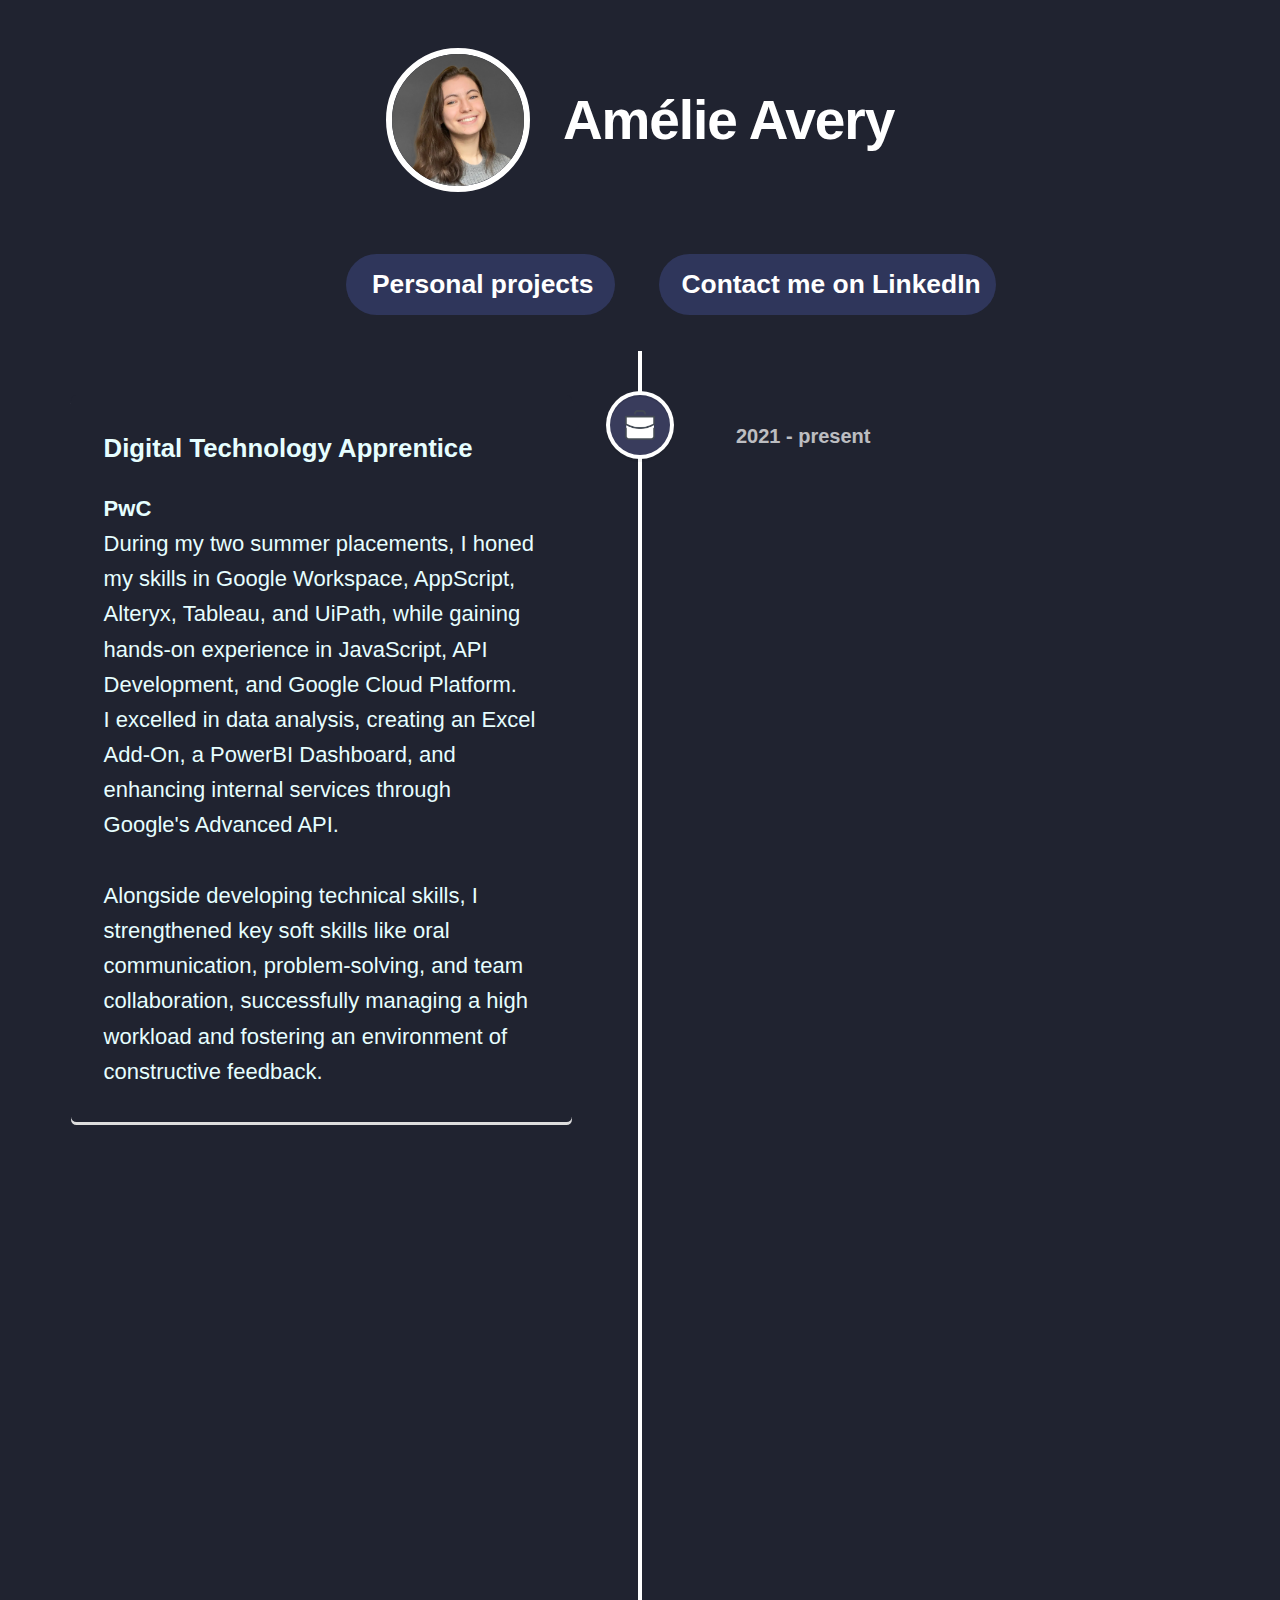
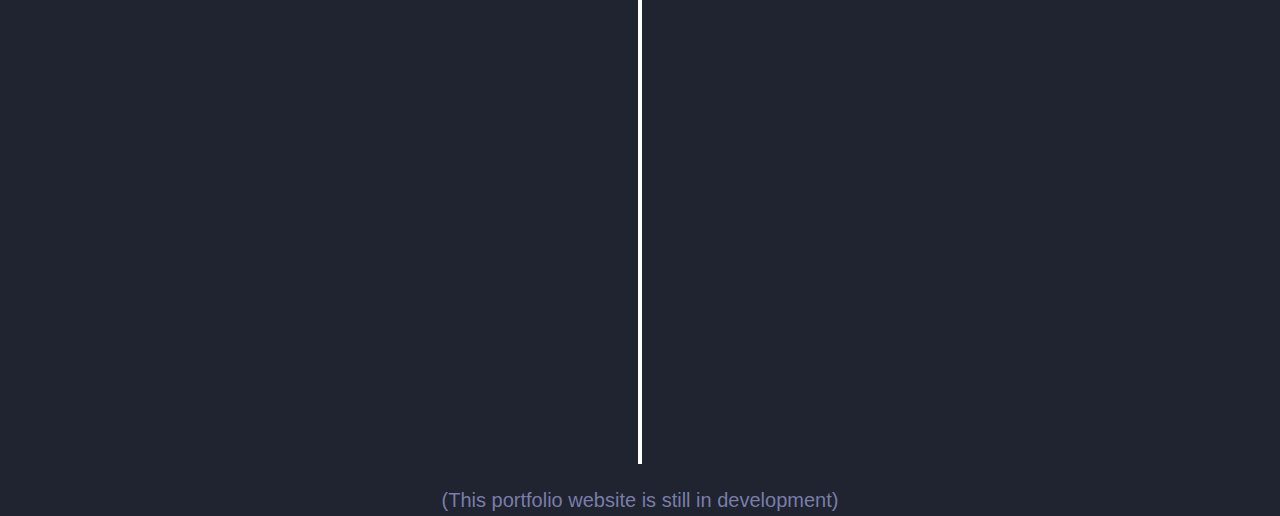
<file: index.html>
<!DOCTYPE html><html><head><meta charSet="utf-8"/><meta name="viewport" content="width=device-width"/><link rel="icon" href="/favicon.png"/><meta name="description" content="Amélie Avery Portfolio Website, build with Next.js and hosted on GitHub Pages."/><meta property="og:image" content="https://og-image.vercel.app/Am%C3%A9lie%20Avery%20Portfolio.png?theme=light&amp;md=0&amp;fontSize=75px&amp;images=https%3A%2F%2Fassets.vercel.com%2Fimage%2Fupload%2Ffront%2Fassets%2Fdesign%2Fnextjs-black-logo.svg"/><meta name="og:title" content="Amélie Avery Portfolio"/><meta name="twitter:card" content="summary_large_image"/><link rel="preload" href="https://amelieav.github.io/images/profile.jpg" as="image" fetchpriority="high"/><title>Amélie Avery Portfolio</title><meta name="next-head-count" content="9"/><link rel="preload" href="/_next/static/css/e911089b9844c94e.css" as="style"/><link rel="stylesheet" href="/_next/static/css/e911089b9844c94e.css" data-n-g=""/><link rel="preload" href="/_next/static/css/1940cc87f5c464ee.css" as="style"/><link rel="stylesheet" href="/_next/static/css/1940cc87f5c464ee.css" data-n-p=""/><noscript data-n-css=""></noscript><script defer="" nomodule="" src="/_next/static/chunks/polyfills-78c92fac7aa8fdd8.js"></script><script src="/_next/static/chunks/webpack-8fa1640cc84ba8fe.js" defer=""></script><script src="/_next/static/chunks/framework-63157d71ad419e09.js" defer=""></script><script src="/_next/static/chunks/main-719487b3f4029baa.js" defer=""></script><script src="/_next/static/chunks/pages/_app-2dfd096757008a0f.js" defer=""></script><script src="/_next/static/chunks/167-7a29ba9234394af4.js" defer=""></script><script src="/_next/static/chunks/pages/index-2c73d801b17fad2d.js" defer=""></script><script src="/_next/static/aGWv9Ijo-_Kks1GLM6Fz5/_buildManifest.js" defer=""></script><script src="/_next/static/aGWv9Ijo-_Kks1GLM6Fz5/_ssgManifest.js" defer=""></script></head><body><div id="__next"><div class="layout_spacer__M2V5Y"><header class="layout_header__iaASZ"><div style="display:flex;align-items:center"><img alt="A photo of Amélie" fetchpriority="high" width="144" height="144" decoding="async" data-nimg="1" class="utils_borderCircle__zmKqF layout_imageSpacing__iMIei" style="color:transparent" src="https://amelieav.github.io/images/profile.jpg"/><h1 class="utils_heading2Xl__oxFoJ">Amélie Avery</h1></div></header><main><div class="layout_container__jQ1_H"><section class="utils_headingMd__XQE5B"><div style="display:flex;flex-direction:column;justify-content:center;align-items:center;height:20vh"> <div style="display:flex;align-items:center;margin-top:2rem;margin-left:2.8rem"><a class="layout_ButtonLink__4gJ50" style="padding-right:1rem" href="/projects">Personal projects</a><a class="layout_ButtonLink__4gJ50" style="padding-left:1rem" href="https://www.linkedin.com/in/am%C3%A9lie-avery-7a34a1187/">Contact me on LinkedIn</a></div></div></section></div><div style="margin-top:20px;margin-bottom:20px"><div class="vertical-timeline vertical-timeline--animate vertical-timeline--two-columns"><div id="" class="vertical-timeline-element--work VerticalElement_moreSpace__3VkKV vertical-timeline-element"><span style="background:#393c5c" class="vertical-timeline-element-icon is-hidden"><div class="VerticalElement_iconWrapper__akJpM"><img src="/work.png" alt="Work Icon" class="VerticalElement_iconImage__Du7rC"/></div></span><div style="background:#202330;color:#e6feff" class="vertical-timeline-element-content is-hidden"><div style="border-right:7px solid #202330" class="vertical-timeline-element-content-arrow"></div><h3 class="vertical-timeline-element-title">Digital Technology Apprentice</h3><h4 class="vertical-timeline-element-subtitle">PwC</h4><div><div>During my two summer placements, I honed my skills in Google Workspace, AppScript, Alteryx, Tableau, and UiPath, while gaining hands-on experience in JavaScript, API Development, and Google Cloud Platform.<br/>I excelled in data analysis, creating an Excel Add-On, a PowerBI Dashboard, and enhancing internal services through Google&#x27;s Advanced API.<br/><br/> Alongside developing technical skills, I strengthened key soft skills like oral communication, problem-solving, and team collaboration, successfully managing a high workload and fostering an environment of constructive feedback.</div></div><span class="vertical-timeline-element-date"><span class="VerticalElement_customDateStyle__3wQyh">2021 - present</span></span></div></div><div id="" class="vertical-timeline-element--work VerticalElement_moreSpace__3VkKV vertical-timeline-element"><span style="background:#393c5c" class="vertical-timeline-element-icon is-hidden"><div class="VerticalElement_iconWrapper__akJpM"><img src="/work.png" alt="Work Icon" class="VerticalElement_iconImage__Du7rC"/></div></span><div style="background:#202330;color:#e6feff" class="vertical-timeline-element-content is-hidden"><div style="border-right:7px solid #202330" class="vertical-timeline-element-content-arrow"></div><h3 class="vertical-timeline-element-title">Electronics Manufacturing and Quality Assurance Intern</h3><h4 class="vertical-timeline-element-subtitle">MailASail</h4><div><div>Mastered hands-on production and quality control in electronic engineering, including the operation of Speedio CNC and laser machines and use of in G-Code.<br/><br/>Gained end-to-end knowledge of the production cycle, and honed my adaptability in a fast-paced, agile environment.</div></div><span class="vertical-timeline-element-date"><span class="VerticalElement_customDateStyle__3wQyh">2021 - 2021</span></span></div></div><div id="" class="vertical-timeline-element--work VerticalElement_moreSpace__3VkKV vertical-timeline-element"><span style="background:#393c5c" class="vertical-timeline-element-icon is-hidden"><div class="VerticalElement_iconWrapper__akJpM"><img src="/work.png" alt="Work Icon" class="VerticalElement_iconImage__Du7rC"/></div></span><div style="background:#202330;color:#e6feff" class="vertical-timeline-element-content is-hidden"><div style="border-right:7px solid #202330" class="vertical-timeline-element-content-arrow"></div><h3 class="vertical-timeline-element-title">Classroom Assistant</h3><h4 class="vertical-timeline-element-subtitle">La Petite École Française D&#x27;Elmbridge</h4><div>Supporting teaching, learning and leading group activities for young children.</div><span class="vertical-timeline-element-date"><span class="VerticalElement_customDateStyle__3wQyh">2018 - 2019</span></span></div></div></div></div> <div style="display:flex;align-items:center"><div class="utils_stillInDevelopment__V5oM8">(This portfolio website is still in development)</div></div></main></div></div><script id="__NEXT_DATA__" type="application/json">{"props":{"pageProps":{}},"page":"/","query":{},"buildId":"aGWv9Ijo-_Kks1GLM6Fz5","nextExport":true,"autoExport":true,"isFallback":false,"scriptLoader":[]}</script></body></html>
</file>
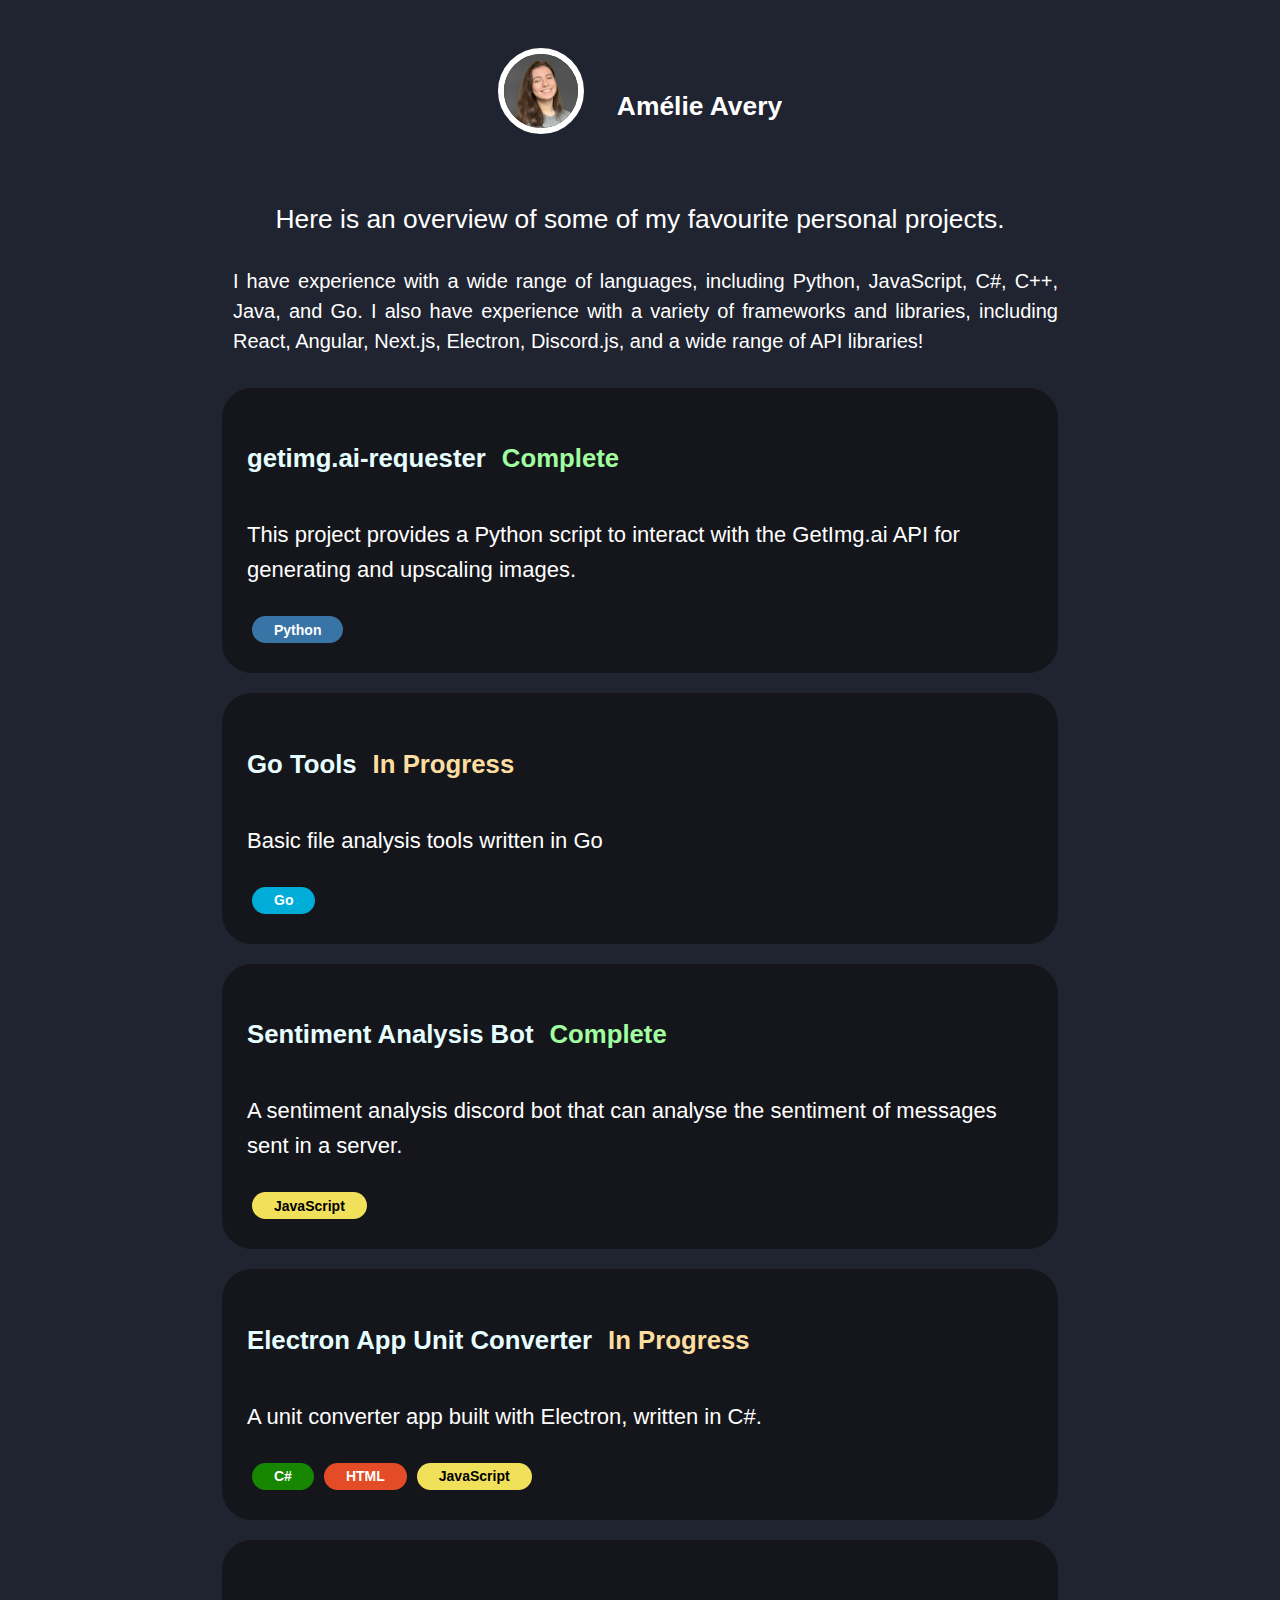
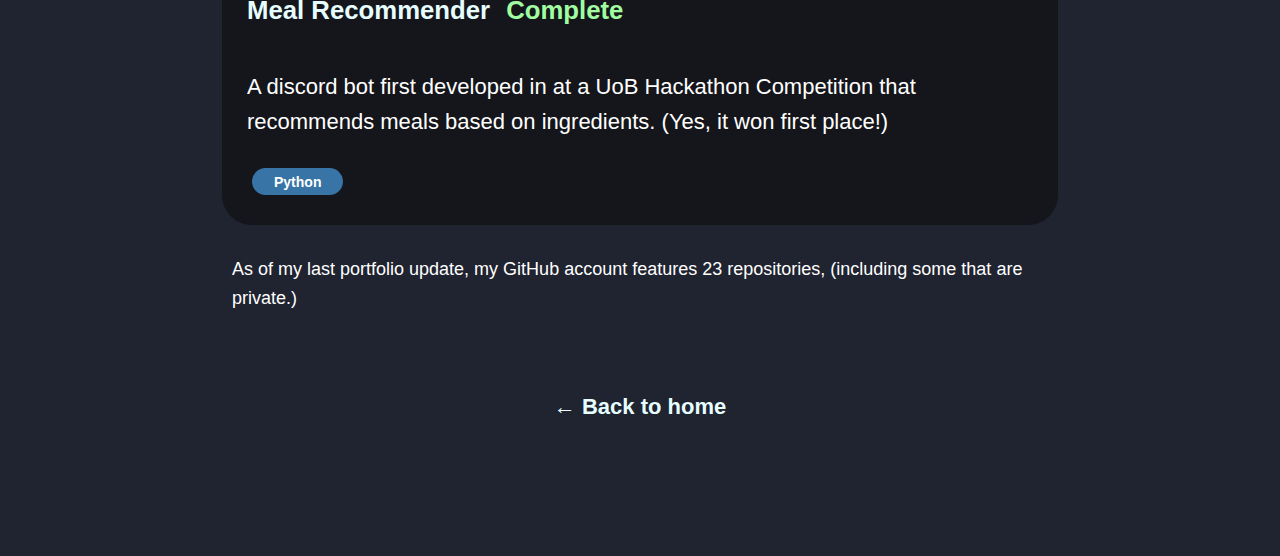
<file: projects.html>
<!DOCTYPE html><html><head><meta charSet="utf-8"/><meta name="viewport" content="width=device-width"/><link rel="icon" href="/favicon.png"/><meta name="description" content="Amélie Avery Portfolio Website, build with Next.js and hosted on GitHub Pages."/><meta property="og:image" content="https://og-image.vercel.app/Am%C3%A9lie%20Avery%20Portfolio.png?theme=light&amp;md=0&amp;fontSize=75px&amp;images=https%3A%2F%2Fassets.vercel.com%2Fimage%2Fupload%2Ffront%2Fassets%2Fdesign%2Fnextjs-black-logo.svg"/><meta name="og:title" content="Amélie Avery Portfolio"/><meta name="twitter:card" content="summary_large_image"/><link rel="preload" href="https://amelieav.github.io/images/profile.jpg" as="image" fetchpriority="high"/><title>Projects</title><meta name="next-head-count" content="9"/><link rel="preload" href="/_next/static/css/e911089b9844c94e.css" as="style"/><link rel="stylesheet" href="/_next/static/css/e911089b9844c94e.css" data-n-g=""/><link rel="preload" href="/_next/static/css/def002c755ea0fcc.css" as="style"/><link rel="stylesheet" href="/_next/static/css/def002c755ea0fcc.css" data-n-p=""/><noscript data-n-css=""></noscript><script defer="" nomodule="" src="/_next/static/chunks/polyfills-78c92fac7aa8fdd8.js"></script><script src="/_next/static/chunks/webpack-8fa1640cc84ba8fe.js" defer=""></script><script src="/_next/static/chunks/framework-63157d71ad419e09.js" defer=""></script><script src="/_next/static/chunks/main-719487b3f4029baa.js" defer=""></script><script src="/_next/static/chunks/pages/_app-2dfd096757008a0f.js" defer=""></script><script src="/_next/static/chunks/167-7a29ba9234394af4.js" defer=""></script><script src="/_next/static/chunks/pages/projects-fc88d03b1c357f2c.js" defer=""></script><script src="/_next/static/aGWv9Ijo-_Kks1GLM6Fz5/_buildManifest.js" defer=""></script><script src="/_next/static/aGWv9Ijo-_Kks1GLM6Fz5/_ssgManifest.js" defer=""></script></head><body><div id="__next"><div class="layout_spacer__M2V5Y"><header class="layout_header__iaASZ"><div style="display:flex;align-items:center"><a href="/"><img alt="" fetchpriority="high" width="86" height="86" decoding="async" data-nimg="1" class="utils_borderCircle__zmKqF layout_imageSpacing__iMIei" style="color:transparent" src="https://amelieav.github.io/images/profile.jpg"/></a><h2 class="utils_headingMd__XQE5B"><a class="utils_colorInherit__Jz9NS" href="/">Amélie Avery</a></h2></div></header><main><div class="layout_projectsContainer__h3o6B"><section class="utils_headingMd__XQE5B"><p style="text-align:center">Here is an overview of some of my favourite personal projects.</p><p style="font-size:20px;padding-bottom:20px;text-align:justify;padding-left:0.5rem">I have experience with a wide range of languages, including Python, JavaScript, C#, C++, Java, and Go. I also have experience with a variety of frameworks and libraries, including React, Angular, Next.js, Electron, Discord.js, and a wide range of API libraries!<br/></p></section><div class="utils_projectCard__JaMfC"><div style="display:flex;align-items:center"><h3 style="margin-right:16px"><a href="https://github.com/amelieav/getimg.ai-requester">getimg.ai-requester</a></h3><h3 class="utils_textStatusComplete__Zscfj">Complete</h3></div><p style="margin-top:-10px">This project provides a Python script to interact with the GetImg.ai API for generating and upscaling images.</p><div class="CodeTag_pill__S4Slz" style="background-color:#3874a6;color:#fff">Python</div></div><div class="utils_projectCard__JaMfC"><div style="display:flex;align-items:center"><h3 style="margin-right:16px"><a href="https://github.com/amelieav/go-tools">Go Tools</a></h3><h3 class="utils_textStatusProgress__SX77p">In Progress</h3></div><p style="margin-top:-10px">Basic file analysis tools written in Go</p><div class="CodeTag_pill__S4Slz" style="background-color:#00add8;color:#fff">Go</div></div><div class="utils_projectCard__JaMfC"><div style="display:flex;align-items:center"><h3 style="margin-right:16px"><a href="https://github.com/amelieav/sentiment-analysis">Sentiment Analysis Bot</a></h3><h3 class="utils_textStatusComplete__Zscfj">Complete</h3></div><p style="margin-top:-10px">A sentiment analysis discord bot that can analyse the sentiment of messages sent in a server.</p><div class="CodeTag_pill__S4Slz" style="background-color:#f1e05a;color:#000">JavaScript</div></div><div class="utils_projectCard__JaMfC"><div style="display:flex;align-items:center"><h3 style="margin-right:16px"><a href="https://github.com/amelieav/unit-conv">Electron App Unit Converter</a></h3><h3 class="utils_textStatusProgress__SX77p">In Progress</h3></div><p style="margin-top:-10px">A unit converter app built with Electron, written in C#.</p><div class="CodeTag_pill__S4Slz" style="background-color:#178600;color:#fff">C#</div><div class="CodeTag_pill__S4Slz" style="background-color:#e34c26;color:#fff">HTML</div><div class="CodeTag_pill__S4Slz" style="background-color:#f1e05a;color:#000">JavaScript</div></div><div class="utils_projectCard__JaMfC"><div style="display:flex;align-items:center"><h3 style="margin-right:16px"><a href="https://github.com/amelieav/Jeff-the-Meal-Help-Chef">Meal Recommender</a></h3><h3 class="utils_textStatusComplete__Zscfj">Complete</h3></div><p style="margin-top:-10px">A discord bot first developed in at a UoB Hackathon Competition that recommends meals based on ingredients. (Yes, it won first place!)</p><div class="CodeTag_pill__S4Slz" style="background-color:#3874a6;color:#fff">Python</div></div><p style="padding:10px;font-size:18px">As of my last portfolio update, my GitHub account features 23 repositories, (including some that are private.)<!-- --> </p><div class="layout_backToHome__uESLU"><a href="/">← Back to home</a></div></div></main></div></div><script id="__NEXT_DATA__" type="application/json">{"props":{"pageProps":{}},"page":"/projects","query":{},"buildId":"aGWv9Ijo-_Kks1GLM6Fz5","nextExport":true,"autoExport":true,"isFallback":false,"scriptLoader":[]}</script></body></html>
</file>
<file: _next/static/css/e911089b9844c94e.css>
body,html{padding:0;margin:0;font-family:-apple-system,BlinkMacSystemFont,Segoe UI,Roboto,Oxygen,Ubuntu,Cantarell,Fira Sans,Droid Sans,Helvetica Neue,sans-serif;line-height:1.6;font-size:22px;background-color:#202330;font-family:Montserrat,sans-serif}*{box-sizing:border-box}p{color:#fff}a{color:#e6feff;font-weight:600}a,a:hover{text-decoration:none}img{max-width:100%;display:block}h3{padding-bottom:1rem}
</file>
<file: _next/static/css/1940cc87f5c464ee.css>
.layout_container__jQ1_H{max-width:40rem;margin:-1rem auto;font-family:Montserrat,sans-serif}.layout_imageSpacing__iMIei{margin-right:1.5rem}.layout_timelinecontainer__qJNqk{max-width:80rem}.layout_projectsContainer__h3o6B,.layout_timelinecontainer__qJNqk{padding:0 1rem;margin:3rem auto 6rem;font-family:Montserrat,sans-serif}.layout_projectsContainer__h3o6B{max-width:40rem}.layout_projectsCardsContainer__2qJlP{max-width:80rem;padding:0 1rem;margin:3rem auto 6rem;font-family:Montserrat,sans-serif}.layout_header__iaASZ{display:flex;flex-direction:column;align-items:center;margin:.2rem .2rem .1rem;color:#fff}.layout_backToHome__uESLU{margin:3rem 0 0;width:100%;text-align:center;color:#fff;cursor:pointer}.layout_spacer__M2V5Y{padding-top:2rem}.layout_ButtonLink__4gJ50{display:inline-block;padding:.5rem .7rem .5rem 1.2rem;background-color:#2f365b;color:#fff;border-radius:9999px;text-decoration:none;margin:1rem;text-align:center;transition:background-color .3s}.layout_ButtonLink__4gJ50:hover{background-color:#365473}.utils_heading2Xl__oxFoJ{font-size:2.5rem;line-height:1.2}.utils_heading2Xl__oxFoJ,.utils_headingXl__zlq1q{font-weight:700;letter-spacing:-.05rem;margin:1rem 0}.utils_headingXl__zlq1q{font-size:2rem;line-height:1.3}.utils_headingLg__RYtYb{font-size:1.5rem;line-height:1.4;margin:1rem 0}.utils_headingMd__XQE5B{font-size:1.2rem;line-height:1.5;margin-bottom:-.4rem}.utils_borderCircle__zmKqF{border-radius:9999px;border:6px solid #fff}.utils_colorInherit__Jz9NS{color:inherit}.utils_padding1px__Ov2XA{padding-top:1px}.utils_list__zR_Au{list-style:none;padding:0;margin:0}.utils_listItem__6FEiz{margin:0 0 1.25rem}.utils_lightText__B_gv3{color:#666}.utils_textStatusComplete__Zscfj{color:#a0fda0}.utils_textStatusProgress__SX77p{color:#fddea0}.utils_projectCard__JaMfC{background-color:#15161b;color:#e6feff;padding:25px;margin-bottom:20px;border-radius:30px}.utils_stillInDevelopment__V5oM8{color:#797da8;font-size:20px;font-weight:100;text-align:center;margin:0 auto}.vertical-timeline *{box-sizing:border-box}.vertical-timeline{width:95%;max-width:1170px;margin:0 auto;position:relative;padding:2em 0}.vertical-timeline:after{content:"";display:table;clear:both}.vertical-timeline:before{content:"";position:absolute;top:0;left:18px;height:100%;width:4px;background:var(--line-color)}.vertical-timeline.vertical-timeline--one-column-right:before{right:18px;left:unset}@media only screen and (min-width:1170px){.vertical-timeline.vertical-timeline--two-columns{width:90%}.vertical-timeline.vertical-timeline--two-columns:before{left:50%;margin-left:-2px}}.vertical-timeline-element{position:relative;margin:2em 0}.vertical-timeline-element>div{min-height:1px}.vertical-timeline-element:after{content:"";display:table;clear:both}.vertical-timeline-element:first-child{margin-top:0}.vertical-timeline-element:last-child{margin-bottom:0}@media only screen and (min-width:1170px){.vertical-timeline-element{margin:4em 0}.vertical-timeline-element:first-child{margin-top:0}.vertical-timeline-element:last-child{margin-bottom:0}}.vertical-timeline-element-icon{position:absolute;top:0;left:0;width:40px;height:40px;border-radius:50%;box-shadow:0 0 0 4px #fff,inset 0 2px 0 rgba(0,0,0,.08),0 3px 0 4px rgba(0,0,0,.05)}.vertical-timeline--one-column-right .vertical-timeline-element-icon{right:0;left:unset}.vertical-timeline-element-icon svg{display:block;width:24px;height:24px;position:relative;left:50%;top:50%;margin-left:-12px;margin-top:-12px}@media only screen and (min-width:1170px){.vertical-timeline--two-columns .vertical-timeline-element-icon{width:60px;height:60px;left:50%;margin-left:-30px}}.vertical-timeline-element-icon{-webkit-transform:translateZ(0);-webkit-backface-visibility:hidden}.vertical-timeline--animate .vertical-timeline-element-icon.is-hidden{visibility:hidden}.vertical-timeline--animate .vertical-timeline-element-icon.bounce-in{visibility:visible;animation:cd-bounce-1 .6s}@keyframes cd-bounce-1{0%{opacity:0;transform:scale(.5)}60%{opacity:1;transform:scale(1.2)}to{transform:scale(1)}}.vertical-timeline-element-content{position:relative;margin-left:60px;background:#fff;border-radius:.25em;padding:1em;box-shadow:0 3px 0 #ddd}.vertical-timeline--one-column-right .vertical-timeline-element-content{margin-right:60px;margin-left:unset}.vertical-timeline-element--no-children .vertical-timeline-element-content{background:0 0;box-shadow:none}.vertical-timeline-element-content:after{content:"";display:table;clear:both}.vertical-timeline-element-content h2{color:#303e49}.vertical-timeline-element-content .vertical-timeline-element-date,.vertical-timeline-element-content p{font-size:13px;font-size:.8125rem;font-weight:500}.vertical-timeline-element-content .vertical-timeline-element-date{display:inline-block}.vertical-timeline-element-content p{margin:1em 0 0;line-height:1.6}.vertical-timeline-element-subtitle,.vertical-timeline-element-title{margin:0}.vertical-timeline-element-content .vertical-timeline-element-date{float:left;padding:.8em 0;opacity:.7}.vertical-timeline-element-content-arrow{content:"";position:absolute;top:16px;right:100%;height:0;width:0;border:7px solid transparent;border-right-color:#fff}.vertical-timeline--one-column-right .vertical-timeline-element-content-arrow{content:"";position:absolute;top:16px;right:unset;left:100%;height:0;width:0;border:7px solid transparent;border-left-color:#fff}.vertical-timeline--one-column-right .vertical-timeline-element-content:before{left:100%;border-left:7px solid #fff;border-right:unset}.vertical-timeline-element--no-children .vertical-timeline-element-content-arrow,.vertical-timeline-element--no-children .vertical-timeline-element-content:before{display:none}@media only screen and (min-width:768px){.vertical-timeline-element-content h2{font-size:20px;font-size:1.25rem}.vertical-timeline-element-content p{font-size:16px;font-size:1rem}.vertical-timeline-element-content .vertical-timeline-element-date{font-size:14px;font-size:.875rem}}@media only screen and (min-width:1170px){.vertical-timeline--two-columns .vertical-timeline-element-content{margin-left:0;padding:1.5em;width:44%}.vertical-timeline--two-columns .vertical-timeline-element-content-arrow{top:24px;left:100%;transform:rotate(180deg)}.vertical-timeline--two-columns .vertical-timeline-element-content .vertical-timeline-element-date{position:absolute;width:100%;left:124%;top:6px;font-size:16px;font-size:1rem}.vertical-timeline--two-columns .vertical-timeline-element.vertical-timeline-element--right .vertical-timeline-element-content,.vertical-timeline--two-columns .vertical-timeline-element:nth-child(2n):not(.vertical-timeline-element--left) .vertical-timeline-element-content{float:right}.vertical-timeline--two-columns .vertical-timeline-element.vertical-timeline-element--right .vertical-timeline-element-content-arrow,.vertical-timeline--two-columns .vertical-timeline-element:nth-child(2n):not(.vertical-timeline-element--left) .vertical-timeline-element-content-arrow{top:24px;left:auto;right:100%;transform:rotate(0)}.vertical-timeline--one-column-right .vertical-timeline-element.vertical-timeline-element--right .vertical-timeline-element-content-arrow,.vertical-timeline--one-column-right .vertical-timeline-element:nth-child(2n):not(.vertical-timeline-element--left) .vertical-timeline-element-content-arrow{top:24px;left:100%;right:auto;transform:rotate(0)}.vertical-timeline--two-columns .vertical-timeline-element.vertical-timeline-element--right .vertical-timeline-element-content .vertical-timeline-element-date,.vertical-timeline--two-columns .vertical-timeline-element:nth-child(2n):not(.vertical-timeline-element--left) .vertical-timeline-element-content .vertical-timeline-element-date{left:auto;right:124%;text-align:right}}.vertical-timeline--animate .vertical-timeline-element-content.is-hidden{visibility:hidden}.vertical-timeline--animate .vertical-timeline-element-content.bounce-in{visibility:visible;animation:cd-bounce-2 .6s}@media only screen and (min-width:1170px){.vertical-timeline--two-columns.vertical-timeline--animate .vertical-timeline-element.vertical-timeline-element--right .vertical-timeline-element-content.bounce-in,.vertical-timeline--two-columns.vertical-timeline--animate .vertical-timeline-element:nth-child(2n):not(.vertical-timeline-element--left) .vertical-timeline-element-content.bounce-in{animation:cd-bounce-2-inverse .6s}}@media only screen and (max-width:1169px){.vertical-timeline--animate .vertical-timeline-element-content.bounce-in{visibility:visible;animation:cd-bounce-2-inverse .6s}}@keyframes cd-bounce-2{0%{opacity:0;transform:translateX(-100px)}60%{opacity:1;transform:translateX(20px)}to{transform:translateX(0)}}@keyframes cd-bounce-2-inverse{0%{opacity:0;transform:translateX(100px)}60%{opacity:1;transform:translateX(-20px)}to{transform:translateX(0)}}.VerticalElement_background__6htIY{background-color:#202330}.VerticalElement_iconWrapper__akJpM{display:flex;justify-content:center;align-items:center;height:100%}.VerticalElement_iconImage__Du7rC{max-width:60%;max-height:60%}.VerticalElement_customDateStyle__3wQyh{color:#fff!important;padding-left:2rem;padding-right:2rem;font-size:20px;font-weight:600}.VerticalElement_moreSpace__3VkKV{padding-right:.3rem;padding-left:.3rem}.VerticalElement_iconBackground__oRCHM{background-color:#393c5c}
</file>
<file: _next/static/css/def002c755ea0fcc.css>
.layout_container__jQ1_H{max-width:40rem;margin:-1rem auto;font-family:Montserrat,sans-serif}.layout_imageSpacing__iMIei{margin-right:1.5rem}.layout_timelinecontainer__qJNqk{max-width:80rem}.layout_projectsContainer__h3o6B,.layout_timelinecontainer__qJNqk{padding:0 1rem;margin:3rem auto 6rem;font-family:Montserrat,sans-serif}.layout_projectsContainer__h3o6B{max-width:40rem}.layout_projectsCardsContainer__2qJlP{max-width:80rem;padding:0 1rem;margin:3rem auto 6rem;font-family:Montserrat,sans-serif}.layout_header__iaASZ{display:flex;flex-direction:column;align-items:center;margin:.2rem .2rem .1rem;color:#fff}.layout_backToHome__uESLU{margin:3rem 0 0;width:100%;text-align:center;color:#fff;cursor:pointer}.layout_spacer__M2V5Y{padding-top:2rem}.layout_ButtonLink__4gJ50{display:inline-block;padding:.5rem .7rem .5rem 1.2rem;background-color:#2f365b;color:#fff;border-radius:9999px;text-decoration:none;margin:1rem;text-align:center;transition:background-color .3s}.layout_ButtonLink__4gJ50:hover{background-color:#365473}.utils_heading2Xl__oxFoJ{font-size:2.5rem;line-height:1.2}.utils_heading2Xl__oxFoJ,.utils_headingXl__zlq1q{font-weight:700;letter-spacing:-.05rem;margin:1rem 0}.utils_headingXl__zlq1q{font-size:2rem;line-height:1.3}.utils_headingLg__RYtYb{font-size:1.5rem;line-height:1.4;margin:1rem 0}.utils_headingMd__XQE5B{font-size:1.2rem;line-height:1.5;margin-bottom:-.4rem}.utils_borderCircle__zmKqF{border-radius:9999px;border:6px solid #fff}.utils_colorInherit__Jz9NS{color:inherit}.utils_padding1px__Ov2XA{padding-top:1px}.utils_list__zR_Au{list-style:none;padding:0;margin:0}.utils_listItem__6FEiz{margin:0 0 1.25rem}.utils_lightText__B_gv3{color:#666}.utils_textStatusComplete__Zscfj{color:#a0fda0}.utils_textStatusProgress__SX77p{color:#fddea0}.utils_projectCard__JaMfC{background-color:#15161b;color:#e6feff;padding:25px;margin-bottom:20px;border-radius:30px}.utils_stillInDevelopment__V5oM8{color:#797da8;font-size:20px;font-weight:100;text-align:center;margin:0 auto}.CodeTag_pill__S4Slz{display:inline-block;padding:.1rem 1rem;border-radius:20px;font-size:14px;text-align:center;margin:5px;font-weight:600}
</file>
